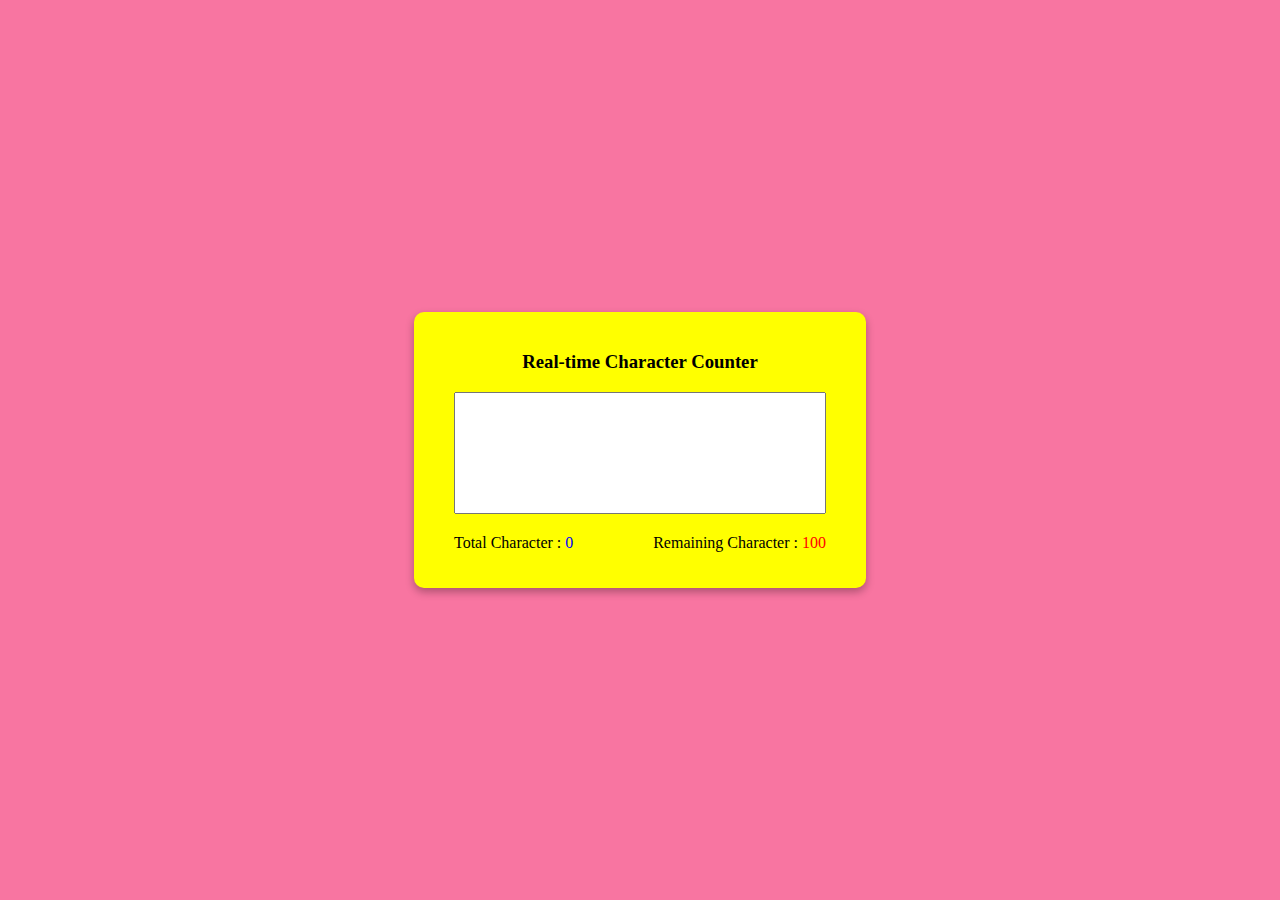
<file: JS Projects/Character Counter/index.html>
<!DOCTYPE html>
<html lang="en">
  <head>
    <meta charset="UTF-8" />
    <meta http-equiv="X-UA-Compatible" content="IE=edge" />
    <meta name="viewport" content="width=device-width, initial-scale=1.0" />
    <link rel="stylesheet" href="style.css" />
    <title>Character Counter</title>
  </head>
  <body>
    <div class="main">
      <h3 id="heading">Real-time Character Counter</h3>
      <textarea class="text" id="text" maxlength="100"> </textarea>
      <div class="counter">
        <p>
          Total Character :
          <span id="total">0</span>
        </p>
        <p>
          Remaining Character :
          <span id="remaining">100</span>
        </p>
      </div>
    </div>

    <script src="script.js"></script>
  </body>
</html>
</file>
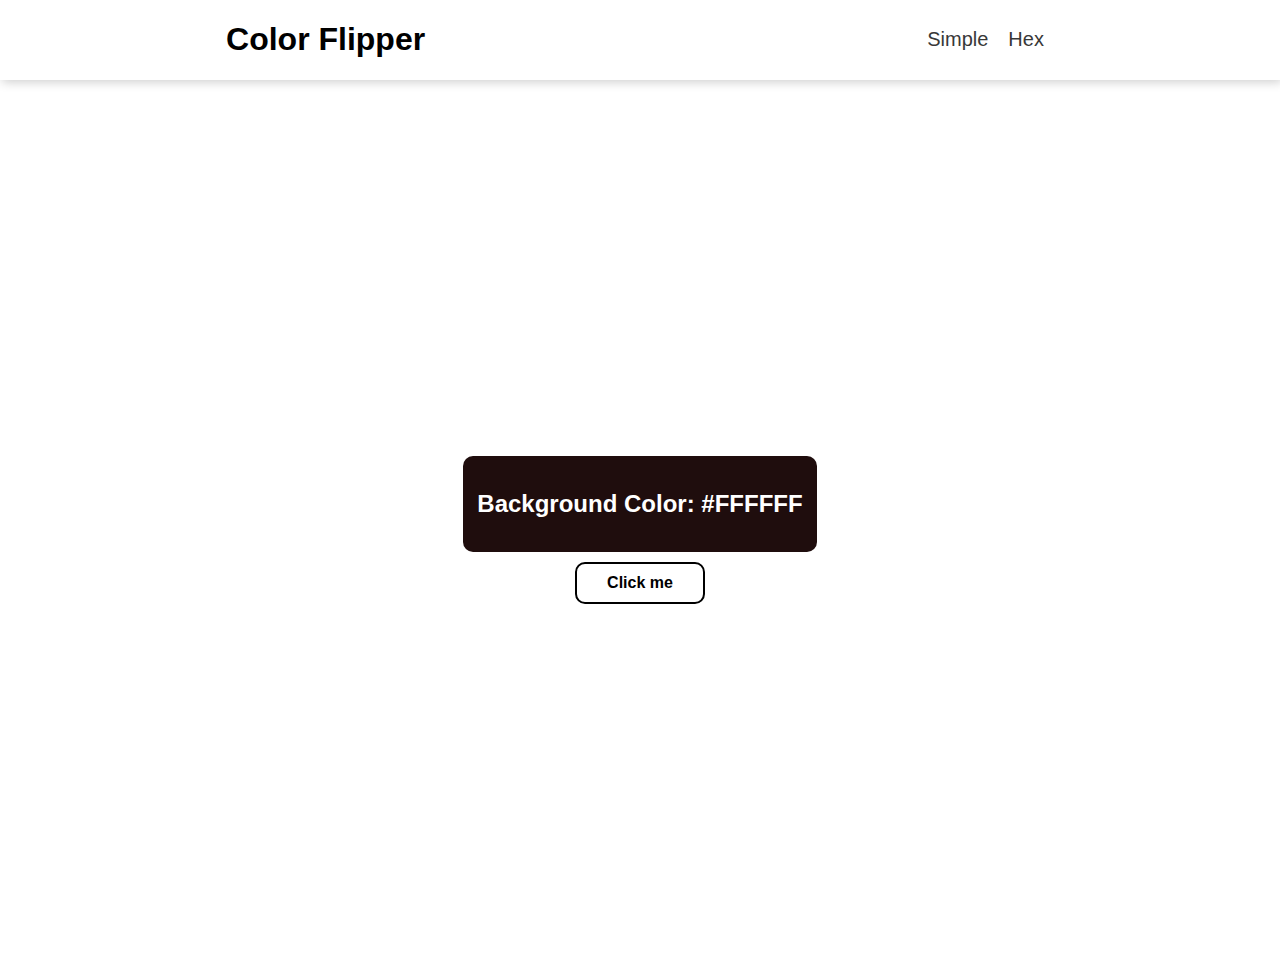
<file: JS Projects/Color Flipper/index.html>
<!DOCTYPE html>
<html lang="en">
  <head>
    <meta charset="UTF-8" />
    <meta http-equiv="X-UA-Compatible" content="IE=edge" />
    <meta name="viewport" content="width=device-width, initial-scale=1.0" />
    <link rel="stylesheet" href="style.css" />
    <title>Color Flipper</title>
  </head>
  <body>
    <nav class="navbar">
      <div class="main-nav">
        <h1>Color Flipper</h1>
      </div>
      <div class="list">
        <ul>
          <li>
            <a href="index.html">Simple</a>
          </li>
          <li>
            <a href="hex.html">Hex</a>
          </li>
        </ul>
      </div>
    </nav>
    <div class="hero" id="hero">
      <div class="color-name">
        <h2 id="color-name">
          Background Color: <span id="colorcode">#FFFFFF</span>
        </h2>
      </div>
      <div class="btn-change">
        <button class="btn" id="btn">Click me</button>
      </div>
    </div>
    <script src="app.js"></script>
  </body>
</html>
</file>
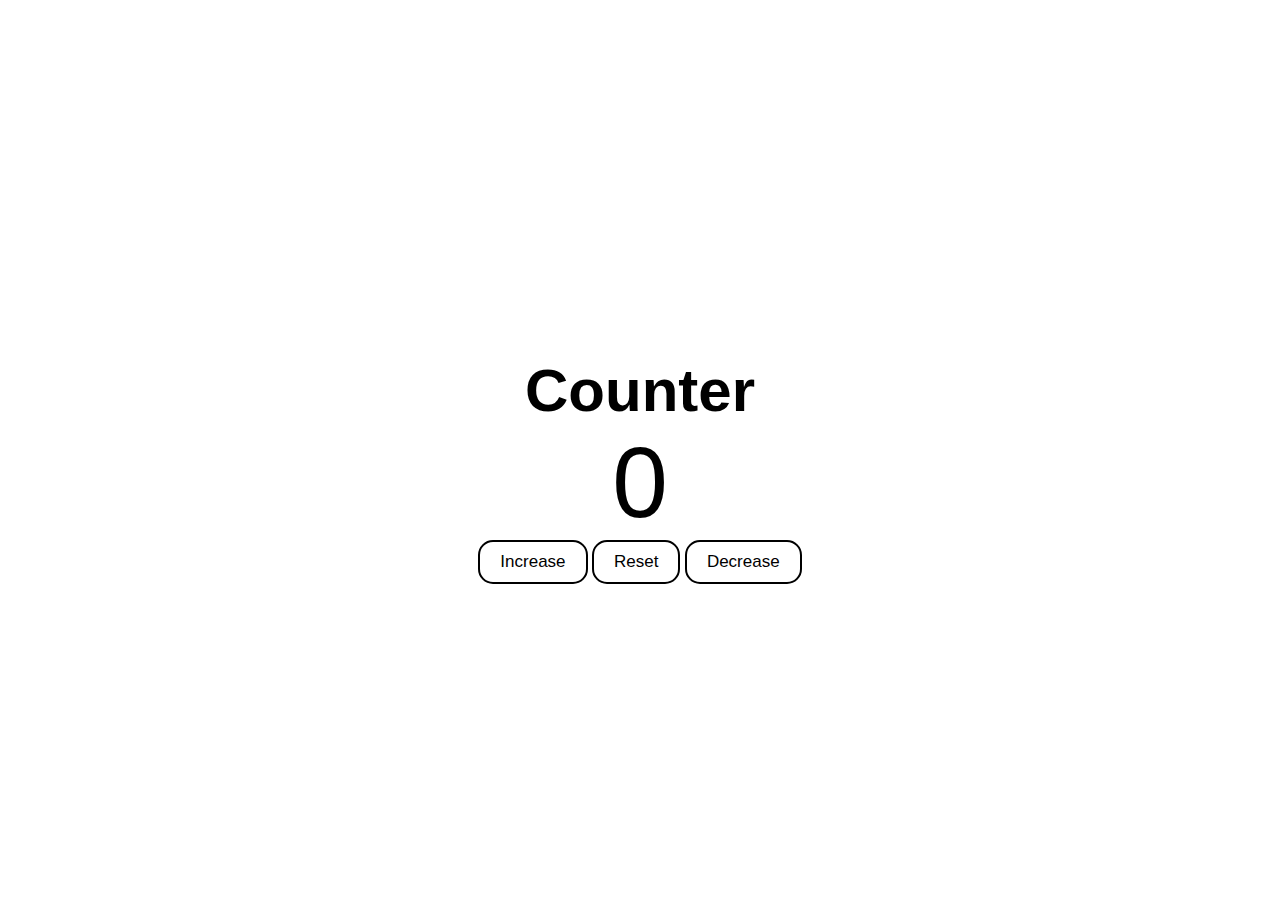
<file: JS Projects/Counter/index.html>
<!DOCTYPE html>
<html lang="en">
  <head>
    <meta charset="UTF-8" />
    <meta http-equiv="X-UA-Compatible" content="IE=edge" />
    <meta name="viewport" content="width=device-width, initial-scale=1.0" />
    <link rel="stylesheet" href="style.css" />
    <title>Counter</title>
  </head>
  <body>
    <div class="container">
      <div class="heading">
        <h1>Counter</h1>
      </div>
      <div class="number">
        <span id="no">0</span>
      </div>
      <div class="buttons">
        <button class="btn increment">Increase</button>
        <button class="btn reset">Reset</button>
        <button class="btn decrement">Decrease</button>
      </div>
    </div>

    <script src="app.js"></script>
  </body>
</html>
</file>
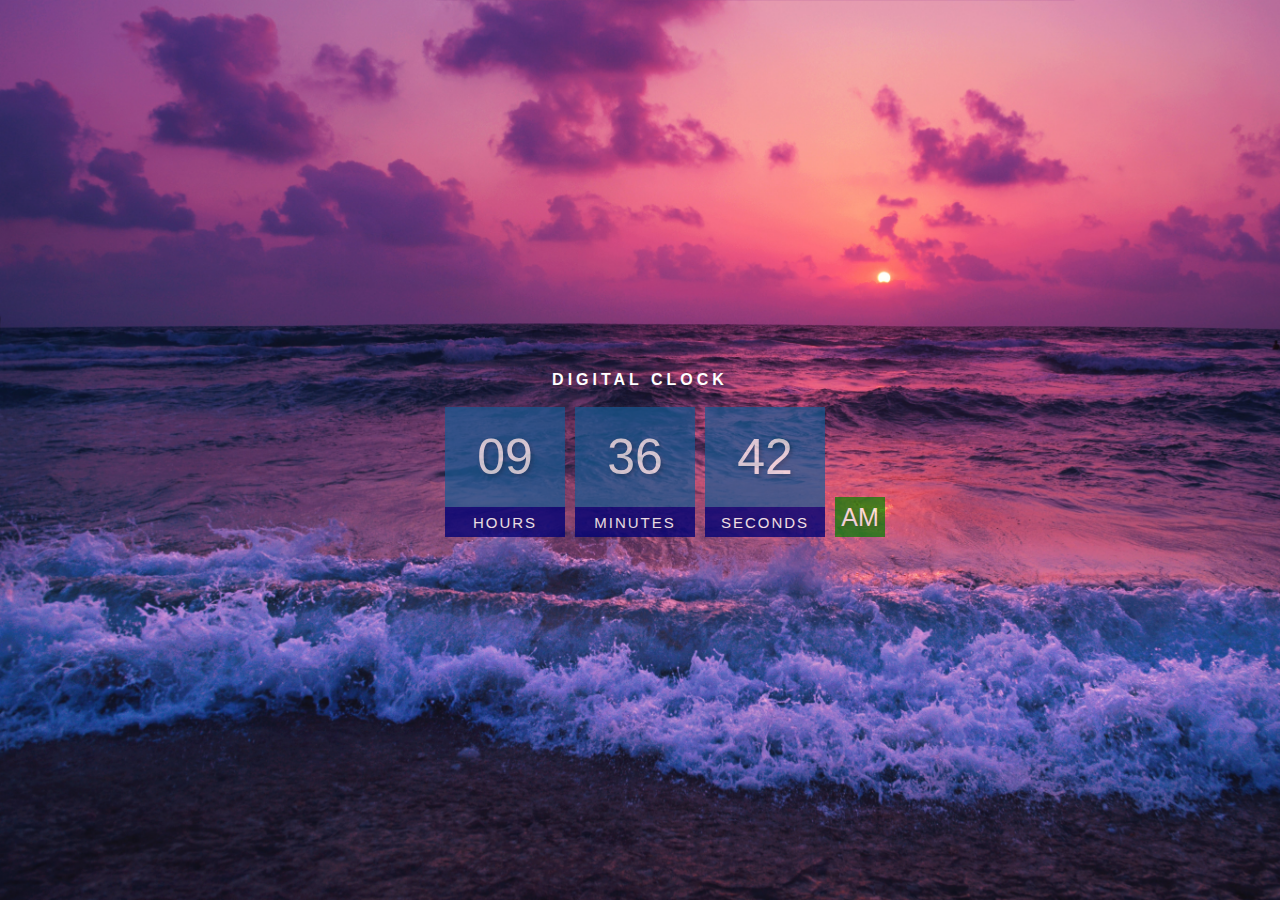
<file: JS Projects/Digital Clock/index.html>
<!DOCTYPE html>
<html lang="en">
  <head>
    <meta charset="UTF-8" />
    <meta http-equiv="X-UA-Compatible" content="IE=edge" />
    <meta name="viewport" content="width=device-width, initial-scale=1.0" />
    <title>Digital Clock</title>
    <link rel="stylesheet" href="style.css" />
  </head>
  <body>
    <h2>Digital Clock</h2>
    <div class="clock">
      <div>
        <span id="hours">00</span>
        <span class="text">Hours</span>
      </div>
      <div>
        <span id="minutes">00</span>
        <span class="text"> minutes</span>
      </div>
      <div>
        <span id="seconds">00</span>
        <span class="text">seconds</span>
      </div>
      <div>
        <span class="ampm">AM</span>
      </div>
    </div>
    <script src="script.js"></script>
  </body>
</html>
</file>
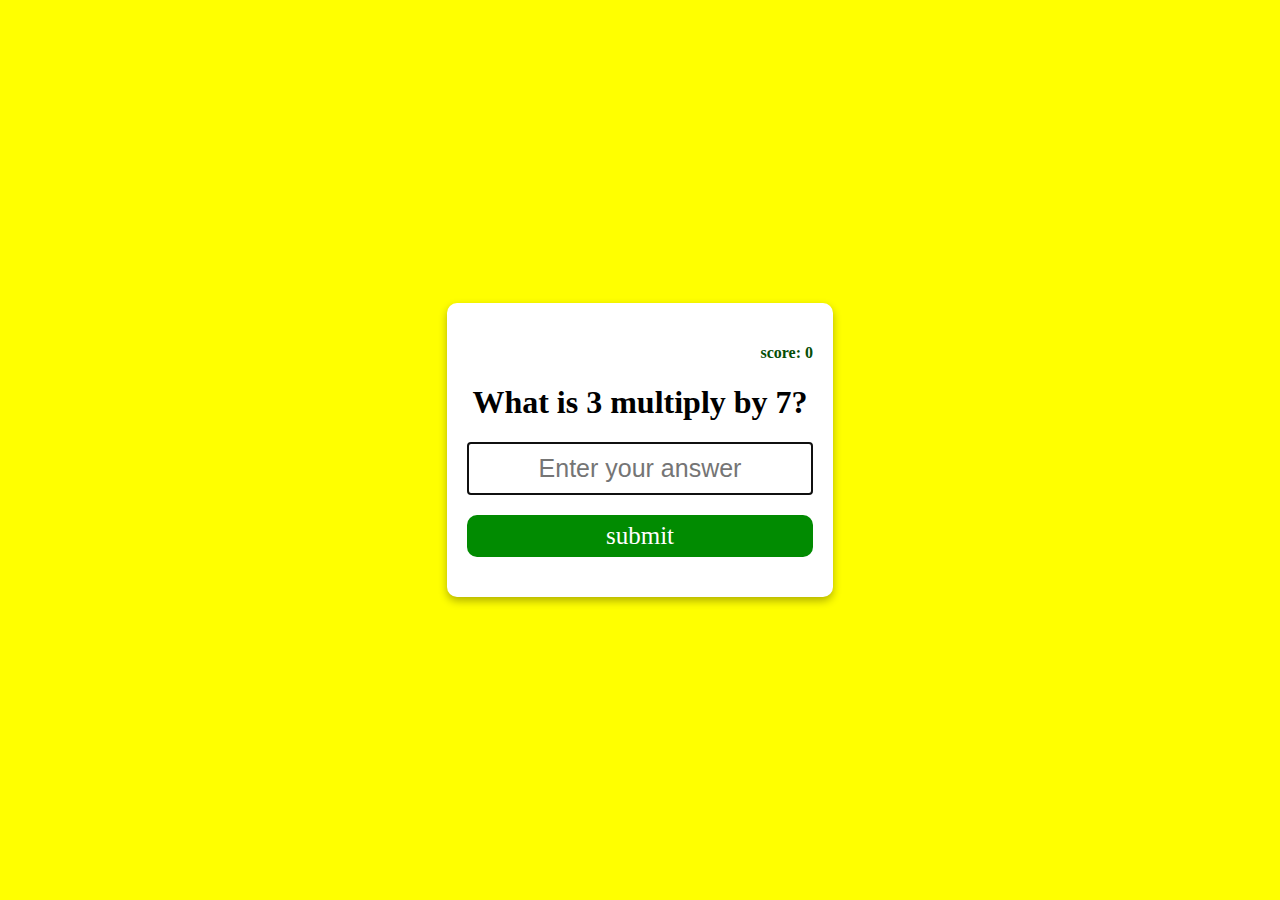
<file: JS Projects/Multiplication App/index.html>
<!DOCTYPE html>
<html lang="en">
  <head>
    <meta charset="UTF-8" />
    <meta http-equiv="X-UA-Compatible" content="IE=edge" />
    <meta name="viewport" content="width=device-width, initial-scale=1.0" />
    <link rel="stylesheet" href="style.css" />
    <title>Multiplication App</title>
  </head>
  <body>
    <form class="form" id="form">
      <h4 class="score" id="score">0</h4>
      <h1 id="question">What is 1 multiply 2 ?</h1>
      <input
        type="text"
        class="input"
        id="input"
        placeholder="Enter your answer"
        autofocus
        autocomplete="off"
      />
      <button class="btn" id="btn">submit</button>
    </form>

    <script src="script.js"></script>
  </body>
</html>
</file>
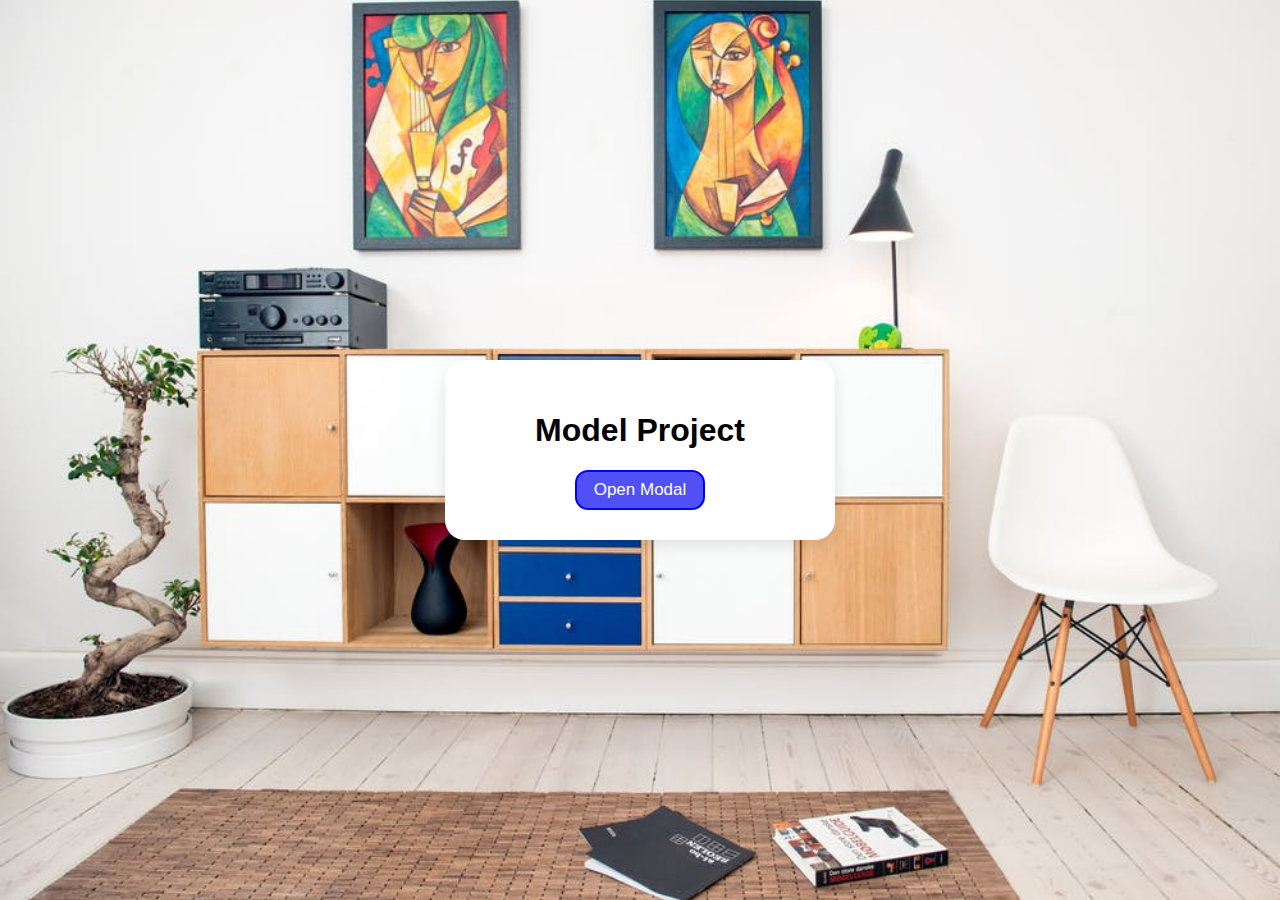
<file: JS Projects/PopUp/index.html>
<!DOCTYPE html>
<html lang="en">
  <head>
    <meta charset="UTF-8" />
    <meta http-equiv="X-UA-Compatible" content="IE=edge" />
    <meta name="viewport" content="width=device-width, initial-scale=1.0" />
    <link rel="stylesheet" href="style.css" />
    <link
      rel="stylesheet"
      href="https://cdnjs.cloudflare.com/ajax/libs/font-awesome/5.14.0/css/all.min.css"
    />
    <title>POPUP</title>
  </head>
  <body>
    <header class="hero">
      <div class="container">
        <h1>Model Project</h1>
        <button class="btn">Open Modal</button>
      </div>
    </header>
    <div class="modal-overlay">
      <div class="modal-container">
        <h1>Model Content</h1>
        <button class="close-btn"><i class="fas fa-times"></i></button>
      </div>
    </div>

    <script src="script.js"></script>
  </body>
</html>
</file>
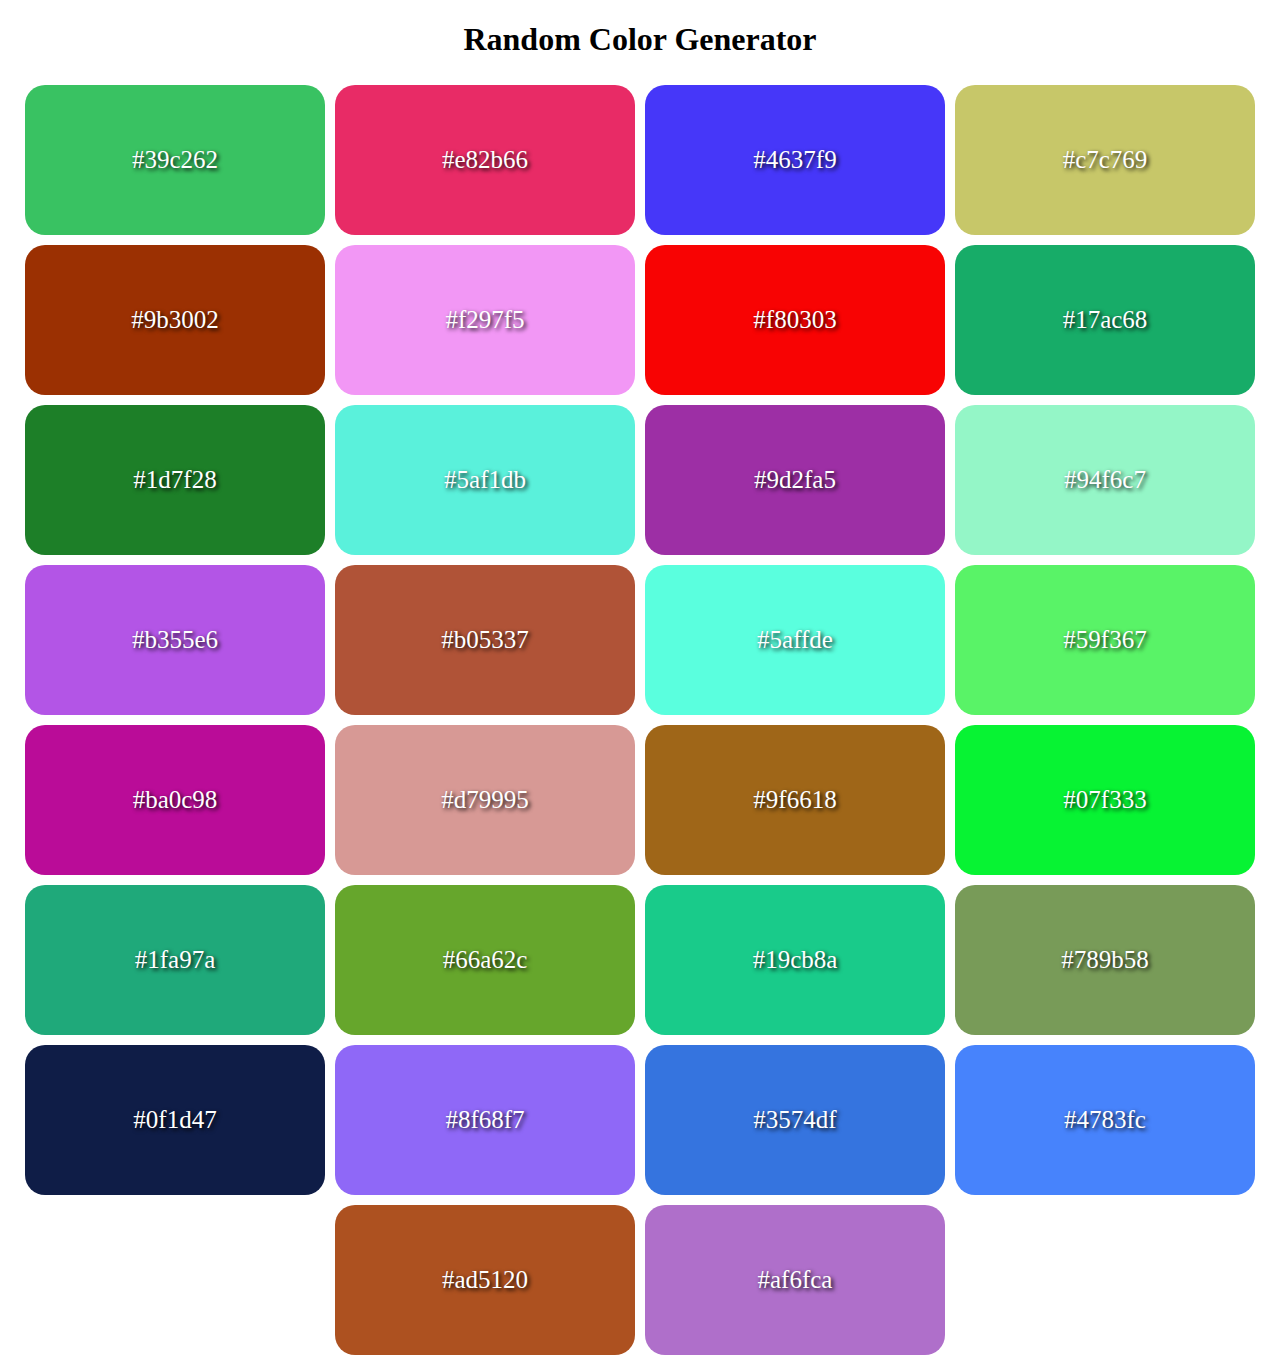
<file: JS Projects/Random Color Generator/index.html>
<!DOCTYPE html>
<html lang="en">
  <head>
    <meta charset="UTF-8" />
    <meta http-equiv="X-UA-Compatible" content="IE=edge" />
    <meta name="viewport" content="width=device-width, initial-scale=1.0" />
    <link rel="stylesheet" href="style.css" />
    <title>Random Color Generator</title>
  </head>
  <body>
    <h1>Random Color Generator</h1>
    <div class="container"></div>
    <script src="script.js"></script>
  </body>
</html>
</file>
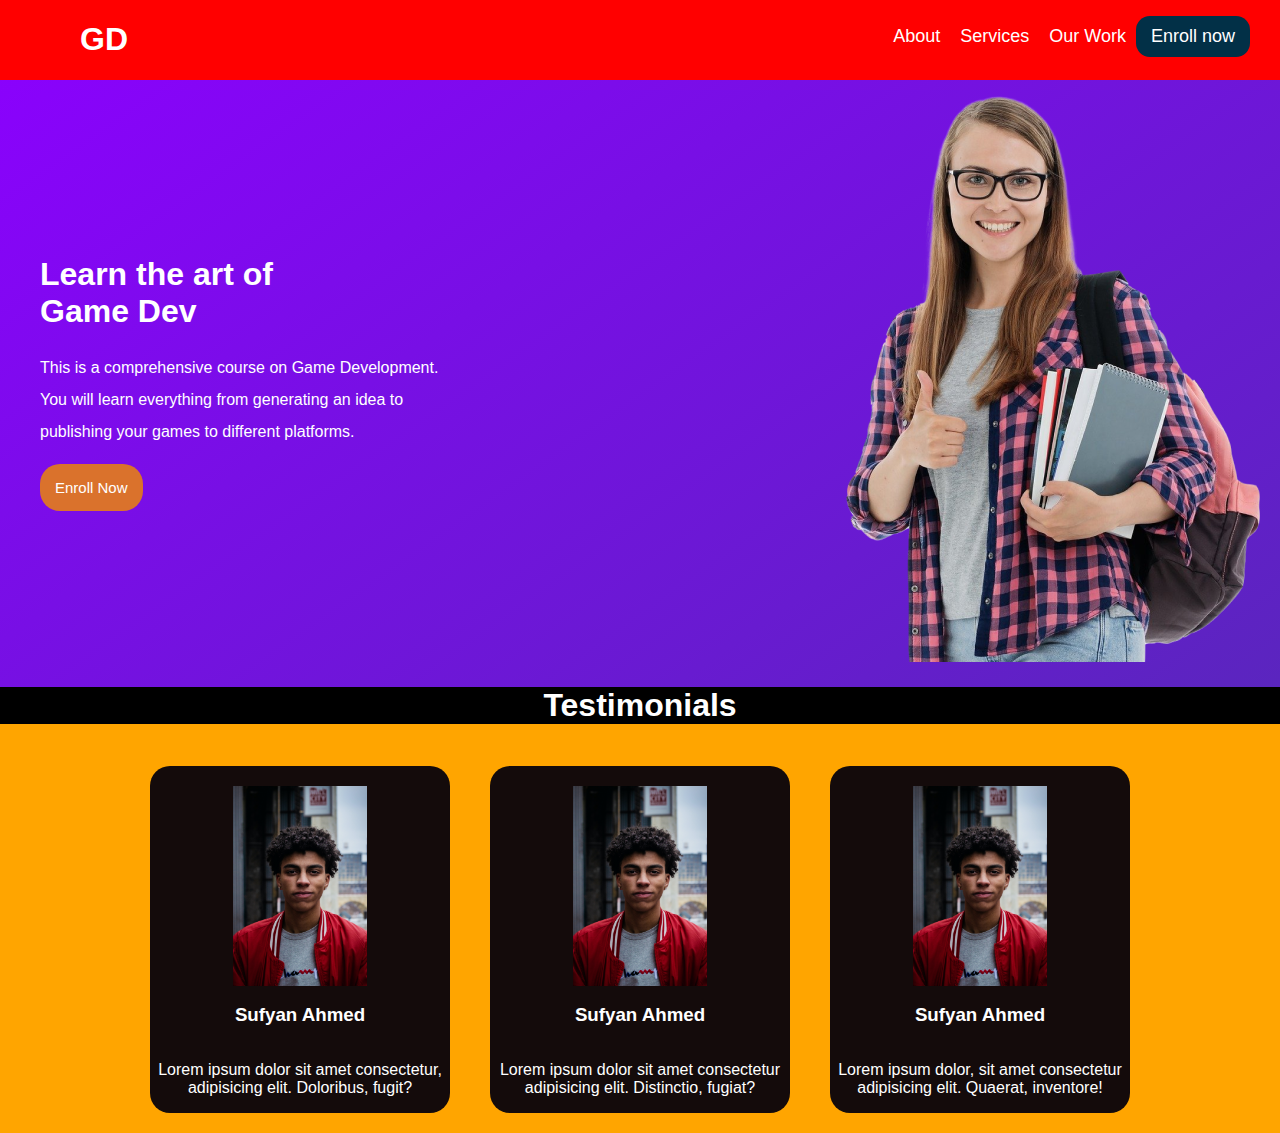
<file: JS Projects/Simple Figma/index.html>
<!DOCTYPE html>
<html lang="en">
  <head>
    <meta charset="UTF-8" />
    <meta http-equiv="X-UA-Compatible" content="IE=edge" />
    <meta name="viewport" content="width=device-width, initial-scale=1.0" />

    <link rel="stylesheet" href="style.css" />
    <title>GD FIGMA</title>
  </head>
  <body>
    <div class="main-nav">
      <div class="heading">
        <h1>GD</h1>
      </div>
      <div class="list">
        <ul>
          <li><a href="#">About</a></li>
          <li><a href="#">Services</a></li>
          <li><a href="#">Our Work</a></li>
          <button><a href="#">Enroll now</a></button>
        </ul>
        <img src="card1.png" alt="" />
      </div>
    </div>
    <div class="nav-section">
      <div class="hero-data">
        <h1>Learn the art of <br />Game Dev</h1>
        <p>
          This is a comprehensive course on Game Development.<br />
          You will learn everything from generating an idea to<br />
          publishing your games to different platforms.
        </p>
        <button>Enroll Now</button>
      </div>
      <div class="hero-image">
        <img src="hero-image 1.png" />
      </div>
    </div>
    <div class="testimonials">
      <div class="testimonial-heading">
        <h1>Testimonials</h1>
      </div>
      <div class="cards">
        <div class="card-1">
          <img src="pic.jpg" alt="" />
          <h3>Sufyan Ahmed</h3>
          <p>
            Lorem ipsum dolor sit amet consectetur, adipisicing elit. Doloribus,
            fugit?
          </p>
        </div>
        <div class="card-1">
          <img src="pic.jpg" alt="" />
          <h3>Sufyan Ahmed</h3>
          <p>
            Lorem ipsum dolor sit amet consectetur adipisicing elit. Distinctio,
            fugiat?
          </p>
        </div>
        <div class="card-1">
          <img src="pic.jpg" alt="" />
          <h3>Sufyan Ahmed</h3>
          <p>
            Lorem ipsum dolor, sit amet consectetur adipisicing elit. Quaerat,
            inventore!
          </p>
        </div>
      </div>
    </div>
  </body>
</html>
</file>
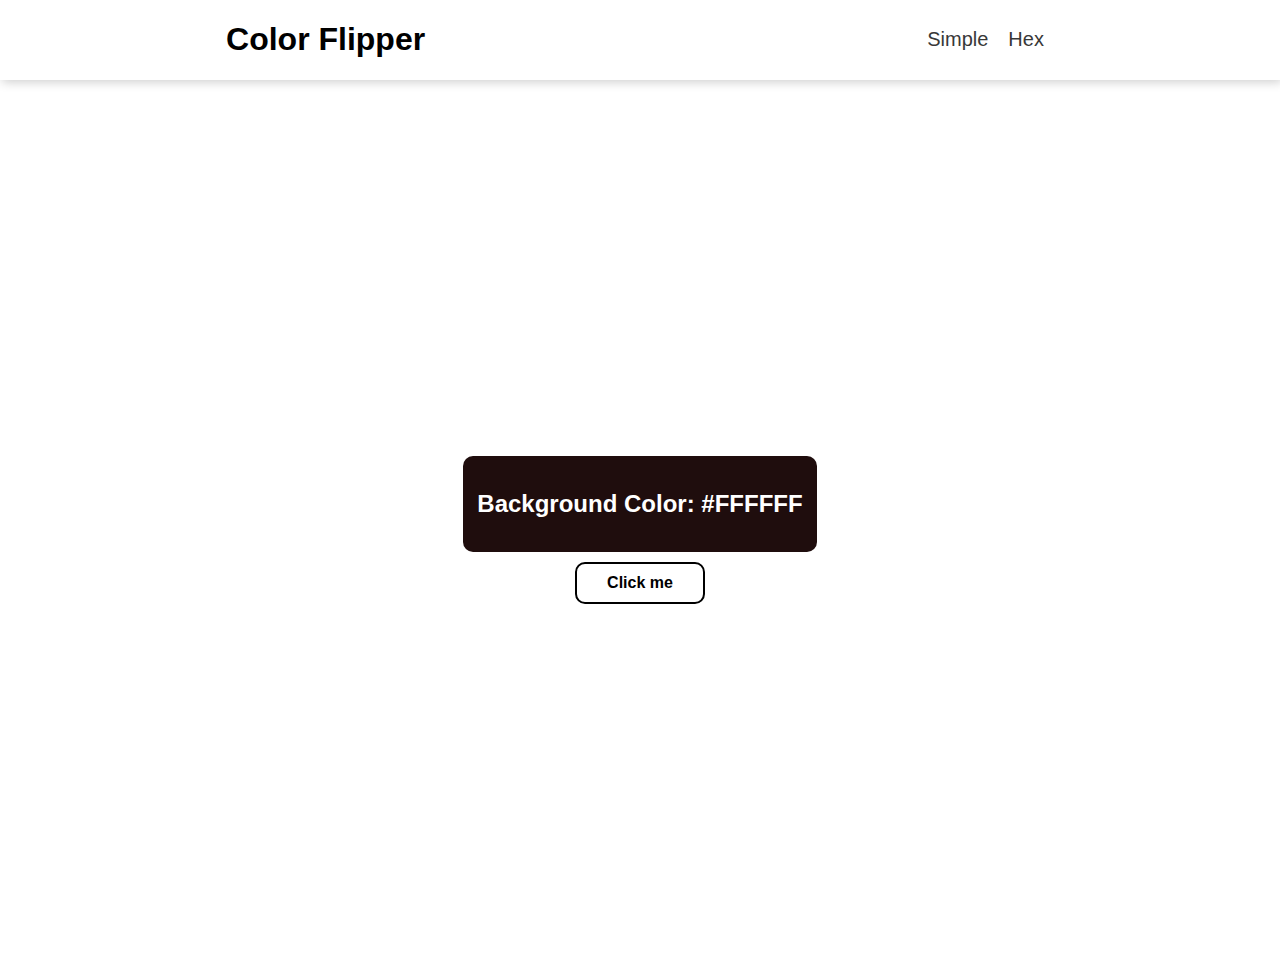
<file: JS Projects/Color Flipper/hex.html>
<!DOCTYPE html>
<html lang="en">
  <head>
    <meta charset="UTF-8" />
    <meta http-equiv="X-UA-Compatible" content="IE=edge" />
    <meta name="viewport" content="width=device-width, initial-scale=1.0" />
    <link rel="stylesheet" href="style.css" />
    <title>Color Flipper</title>
  </head>
  <body>
    <nav class="navbar">
      <div class="main-nav">
        <h1>Color Flipper</h1>
      </div>
      <div class="list">
        <ul>
          <li>
            <a href="index.html">Simple</a>
          </li>
          <li>
            <a href="hex.html">Hex</a>
          </li>
        </ul>
      </div>
    </nav>
    <div class="hero" id="hero">
      <div class="color-name">
        <h2 id="color-name">
          Background Color: <span id="colorcode">#FFFFFF</span>
        </h2>
      </div>
      <div class="btn-change">
        <button class="btn" id="btn">Click me</button>
      </div>
    </div>
    <script src="hex.js"></script>
  </body>
</html>
</file>
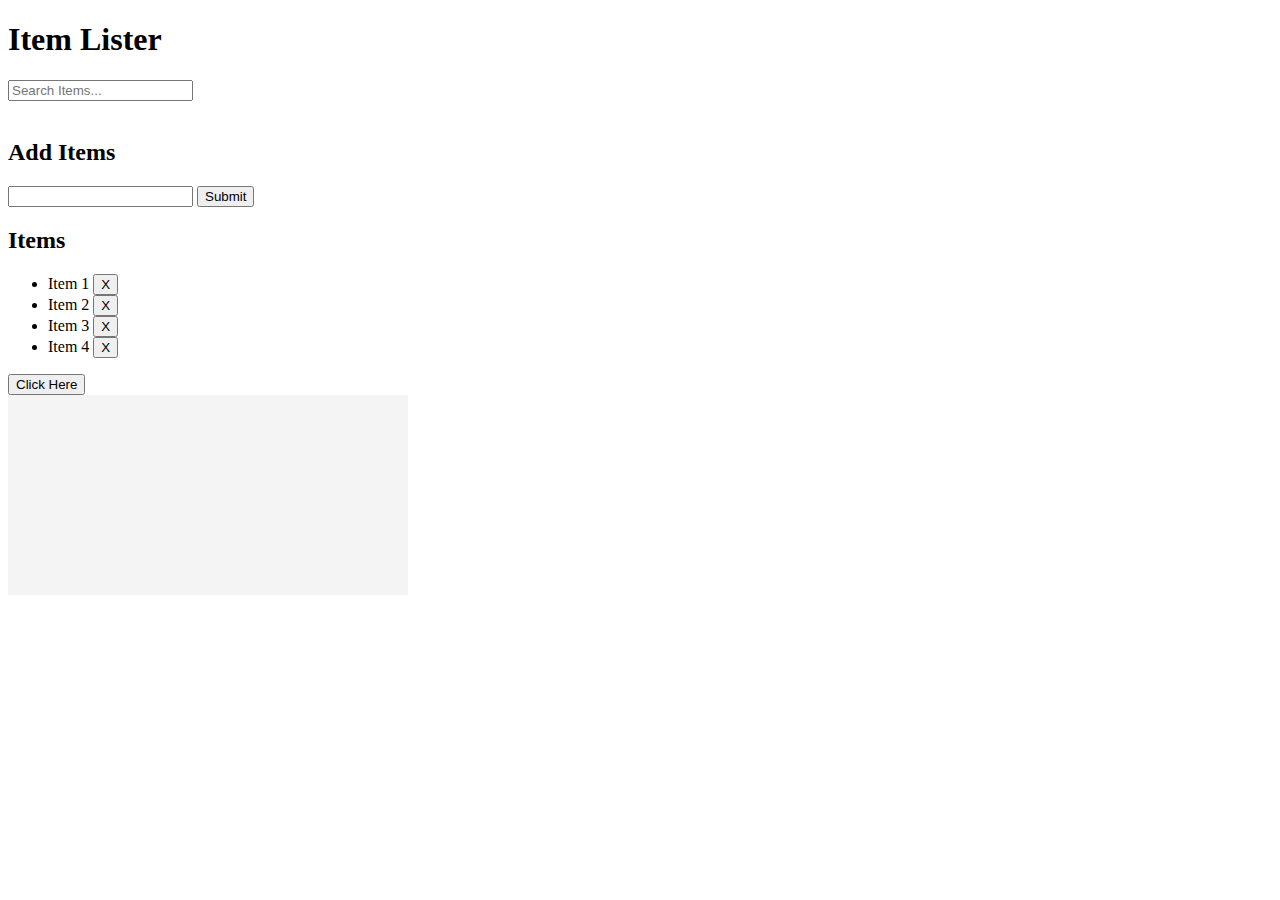
<file: JS Projects/TODO List/main.html>
<!DOCTYPE html>
<html lang="en">
  <head>
    <meta charset="UTF-8" />
    <meta name="viewport" content="width=device-width, initial-scale=1.0" />
    <meta http-equiv="X-UA-Compatible" content="ie=edge" />
    <link
      rel="stylesheet"
      href="https://maxcdn.bootstrapcdn.com/bootstrap/4.0.0-beta/css/bootstrap.min.css"
      integrity="sha384-/Y6pD6FV/Vv2HJnA6t+vslU6fwYXjCFtcEpHbNJ0lyAFsXTsjBbfaDjzALeQsN6M"
      crossorigin="anonymous"
    />
    <title>Item Lister</title>
  </head>
  <body>
    <header id="main-header" class="bg-success text-white p-4 mb-3">
      <div class="container">
        <div class="row">
          <div class="col-md-6">
            <h1 id="header-title">Item Lister</h1>
          </div>
          <div class="col-md-6 align-self-center">
            <input
              type="text"
              class="form-control"
              id="filter"
              placeholder="Search Items..."
            />
          </div>
        </div>
      </div>
    </header>
    <div class="container">
      <br id="main" class="card card-body">
        <h2 class="title">Add Items</h2>
        <form id="addForm" class="form-inline mb-3">
          <input type="text" class="form-control mr-2" id="item" />
          <input type="submit" class="btn btn-dark" value="Submit" id="item"/>  
          <br>      

        </form>
                  <span id="spn"></span></form>

        <h2 class="title">Items</h2>
        <ul id="items" class="list-group">
          <li class="list-group-item">
            Item 1
            <button class="btn btn-danger btn-sm float-right delete">X</button>
          </li>
          <li class="list-group-item">
            Item 2
            <button class="btn btn-danger btn-sm float-right delete">X</button>
          </li>
          <li class="list-group-item">
            Item 3
            <button class="btn btn-danger btn-sm float-right delete">X</button>
          </li>
          <li class="list-group-item">
            Item 4
            <button class="btn btn-danger btn-sm float-right delete">X</button>
          </li>
        </ul>
        <div id="output">
        <button class="btn btn-dark btn-block" id="button">Click Here</button>
        <br>
            <div id="box"style="width:400px;height:200px;background:#f4f4f4"></div>
            </div>
            </div><br>

      </div>
    </div>
    <script src="domjs.js"></script>
  </body>
</html>

<!-- //https://www.youtube.com/watch?v=P7NgFfIaWgU&ab_channel=CodeLab// -->
</file>
<file: JS Projects/Character Counter/style.css>
body {
  margin: 0;
  height: 100vh;
  display: flex;
  flex-direction: column;
  justify-content: center;
  align-items: center;
  text-align: center;
  background-color: rgb(248, 117, 161);
  font-family: cursive;
}
.main {
  background-color: yellow;
  padding: 20px 40px;
  border-radius: 10px;
  box-shadow: 0 4px 8px rgba(0, 0, 0, 0.3);
}
#total {
  text-align: left;
}
#remaining {
  text-align: right;
}
.text {
  resize: none;
  width: 350px;
  height: 100px;
  padding: 10px;
}
.counter {
  display: flex;
  justify-content: space-between;
}
#total {
  color: blue;
}
#remaining {
  color: red;
}
</file>
<file: JS Projects/Color Flipper/style.css>
body{
    margin: 0;
    padding: 0;
    font-family: sans-serif;
}
.navbar{
    display: flex;
    justify-content: space-around;
    align-items: center;
    box-shadow: 2px 2px 10px rgba(0, 0, 0, 0.2);
}
ul{
    list-style: none;
    text-decoration: none;
    display: flex;
    flex-direction: row;
}
ul li a{
    margin: 10px;
    font-size: 20px;
    color: rgb(56, 56, 56);
    text-decoration: none;
}
.hero{
    display: flex;
    flex-direction: column;
    justify-content: center;
    align-items: center;
    height: 100vh;
}
.color-name{
    background-color: rgb(31, 13, 13);
    color: white;
    padding: 14px;
    border-radius: 10px;
    margin-bottom: 10px;
}
.btn{
    padding: 10px 30px 10px 30px;
    background-color: white;
    font-size: 16px;
    font-weight: bolder;
    border: 2px solid black;
    border-radius: 10px;
    cursor: pointer;
}
.btn:hover{
    background-color: antiquewhite;
}
</file>
<file: JS Projects/Counter/style.css>
body{
    margin: 0;
    padding: 0;
    font-family: sans-serif;
}
.container{
    display: flex;
    flex-direction: column;
    justify-content: center;
    align-items: center;
    height: 100vh;
}
.heading h1{
    font-size: 60px;
    margin-bottom: 0;
}
.number span{
    font-size: 100px;
}
.buttons button{
    background-color: white;
    border: 2px solid black;
    padding: 10px 20px 10px 20px;
    font-size: 17px;
    font-weight: lighter;
    border-radius: 15px;
}
</file>
<file: JS Projects/Digital Clock/style.css>
body{
    margin: 0;
    font-family: sans-serif;
    display: flex;
    flex-direction: column;
    align-items: center;
    height: 100vh;
    justify-content: center;
    background-image: url("pic.jpg");
    background-size: cover;
    overflow: hidden;
}
h2
{
text-transform: uppercase;
letter-spacing: 4px;
font-size: 16px;
text-align: center;
color: white;
}
.clock{
    display: flex;
}
.clock div{
    margin:5px;
    position: relative;
}
.clock span{
height: 100px;
width :120px;
background-color: rgb(23, 90, 148);
opacity: 0.7;
color: white;
display: flex;
justify-content: center;
align-items: center;
font-size: 50px;
text-shadow: 2px 2px 4px rgb(0,0,0,0.3);
}
.clock span.text{
    height: 30px;
    font-size: 15px;
    text-transform: uppercase;
    letter-spacing: 2px;
    background-color: rgb(2, 2, 117);
    opacity: 0.8;

}
.clock .ampm{
    bottom: 0;
    position: absolute;
    width:50px;
    height: 40px;
    font-size: 25px;
    background-color: green;
}
</file>
<file: JS Projects/Multiplication App/style.css>
body{
    margin: 0;
    display: flex;
    justify-content: center;
    align-items: center;
    height: 100vh;
    text-align: center;
    background-color: yellow;
    font-family: cursive;
}
.form{
    background-color: white;
    padding :20px;
    box-shadow: 0 4px 8px rgba(0,0,0, 0.3);
    border-radius: 10px;
    margin: 10px;
}
.input{
    display: block;
    width: 100%;
    box-sizing: border-box;
    font-size: 25px;
    text-align: center;
    padding: 10px;
    border: 2px solid green;
    color: green;
}
.btn{
    padding: 7px;
    font-size:25px;
    width: 100%;
    background-color: rgb(1, 139, 1);
    color: white;
    border: none;
    font-family: cursive;
    margin: 20px 0;
    border-radius: 10px;
    cursor: pointer;
}
.btn:hover{
    background-color: rgb(5, 124, 5);
}
.score{
    color: rgb(6, 78, 6);
    text-align: right;
}
</file>
<file: JS Projects/PopUp/style.css>
body{
    margin: 0;
    padding: 0;
    font-family: sans-serif;
    background: url("./hero.jpeg") center/cover no-repeat;
}
.hero {
    min-height: 100vh;
    display:flex;
    justify-content: center;
    align-items: center;
}

.container{
    background-color: white;
    display: flex;
    flex-direction: column;
    justify-content: center;
    align-items: center;
    padding: 30px 90px;
    box-shadow: 0 5px 15px rgba(0, 0, 0, 0.1);
    border-radius: 20px;
    margin: 10px;
}
.btn{
    padding: 8px 17px;
    font-size: 17px;
    background-color: rgb(80, 80, 245);
    color: white;
    border-radius: 13px;
    transition: 0.6s;
        border: 2px solid blue;
}
.btn:hover{
    background-color: transparent;
    color:black;
    border: 2px solid blue;
}
.modal-overlay {
    position: fixed;
    top: 0;
    left: 0;
    width: 100%;
    height: 100%;
    background: rgba(73, 166, 233, 0.5);
    display: flex;
    justify-content: center;
    align-items: center;
    visibility: hidden;
    z-index: -10;
}

/* OPEN/CLOSE MODAL */
.open-modal {
    visibility: visible;
    z-index: 10;
}

.modal-container {
    background-color: white;
    border-radius:17px;
    width: 90vw;
    height: 30vh;
    max-width: 500px;
    text-align: center;
    display: grid;
    place-items: center;
    position: relative;
}

.close-btn {
    position: absolute;
    top: 1rem;
    right: 1rem;
    font-size: 2rem;
    background: transparent;
    border-color: transparent;
    color: var(--clr-red-dark);
    cursor: pointer;
    transition: var(--transition);
}

.close-btn:hover {
    color: var(--clr-red-light);
    transform: scale(1.3);
}
</file>
<file: JS Projects/Random Color Generator/style.css>
body{
    margin: 0;
    font-family: cursive;
}
h1{
    text-align: center;
}
.container{
    display: flex;
    flex-wrap: wrap;
    justify-content: center;

}
.color-container{
    width: 300px;
    height: 150px;
    color: white;
    margin: 5px;
    display: flex;
    justify-content: center;
    align-items: center;    
    font-size: 25px;   
    text-shadow: 2px 2px 4px black;
    border-radius: 20px;
}
</file>
<file: JS Projects/Simple Figma/style.css>
body{
   font-family:sans-serif ;
    height: 100vh;
    background-image: linear-gradient(to bottom right, rgb(140, 0, 255), rgb(84, 42, 182));
    margin: 0px;
    padding: 0px;
}

.main-nav{
    display: flex;
    justify-content: space-between;
    text-align: center;
    background-color: red;
}
.hero-page{
    height: 100vh;
}
.main-nav ul{
    display: flex;

}
.main-nav li{
    list-style: none;
    padding: 10px;
}
.main-nav a{
    text-decoration: none;
    color:#FFFF;
    font-size: 18px;
}
.main-nav a:hover{
    color: rgb(243, 3, 3);
}
.main-nav h1 {
    margin-left: 80px;
    color: #FFFF;
    font-weight: 700;
}
.main-nav button{
    border-radius: 14px;
    color: #FFFF;
    background-color: #023047;
    padding:0px 15px;
    font-size: 15px;
    border: 0px;
}
.main-nav button:hover{
    background-color:#DA722C;
    transition: 0.3s;
}

.list{
    margin-right: 30px;
}
.nav-section{
   display: flex;
   justify-content: space-between;
   align-items: center;
   color: white;

}
.nav-section h1{
    font-weight: 900;
}
.hero-data{
    margin-left: 40px;
}
.nav-section p{
    font-style: normal;
    font-weight: 400;
    font-size: 16px;
    line-height: 200%;
}
.nav-section button{
    background-color:#DA722C;
    padding: 15px;
    border: 0px;
    border-radius: 20px;
    color: #FFFF;
    font-size: 15px;
}
.nav-section button:hover{
    background-color: #943f06;
    transition: 0.3s;
}

.list img{
    display: none;
}
.testimonial-heading {
    text-align: center;
}
.cards{
    display:flex ;
    flex-direction: row;
    justify-content: center;
    align-items: center;
}

.card-1{
    width: 300px;
    background-color: rgb(20, 11, 11);
    display: flex;
    flex-direction: column;
    justify-content: center;
    align-items: center;
    margin: 20px;
    border-radius: 20px;
    color: white;
}
.card-1 p{
    text-align: center;
}
.card-1 img{
    width:150px;
    height:200px;
    object-fit: contain;
    margin-top: 20px;
}
.testimonials{
    background-color: orange;
}
.testimonial-heading h1{
    color: white;
    font-weight: 900;
    background-color: black;
}
@media(max-width:786px){
    .hero-image img{
        display: none;
    }
    .hero-data h1 p{
        width: 100%;
    }
    .heading h1{
        margin: 30px;
    }
    .list ul{
        display: none;
    }
    .list{
        display: flex;
        justify-content: center;
        align-items: center;
    }
    .list img{
        display:flex;
        
    }
    .hero-data p{
        line-height:25px;
    }
    .cards{
        display: flex;
        flex-direction: column;
    }
}
@media(max-width:350px) {
    .hero-data {
            margin-left: 5px;
            text-align: center;
    }
    .card-1{
        width: 200px;
    }
}
</file>
